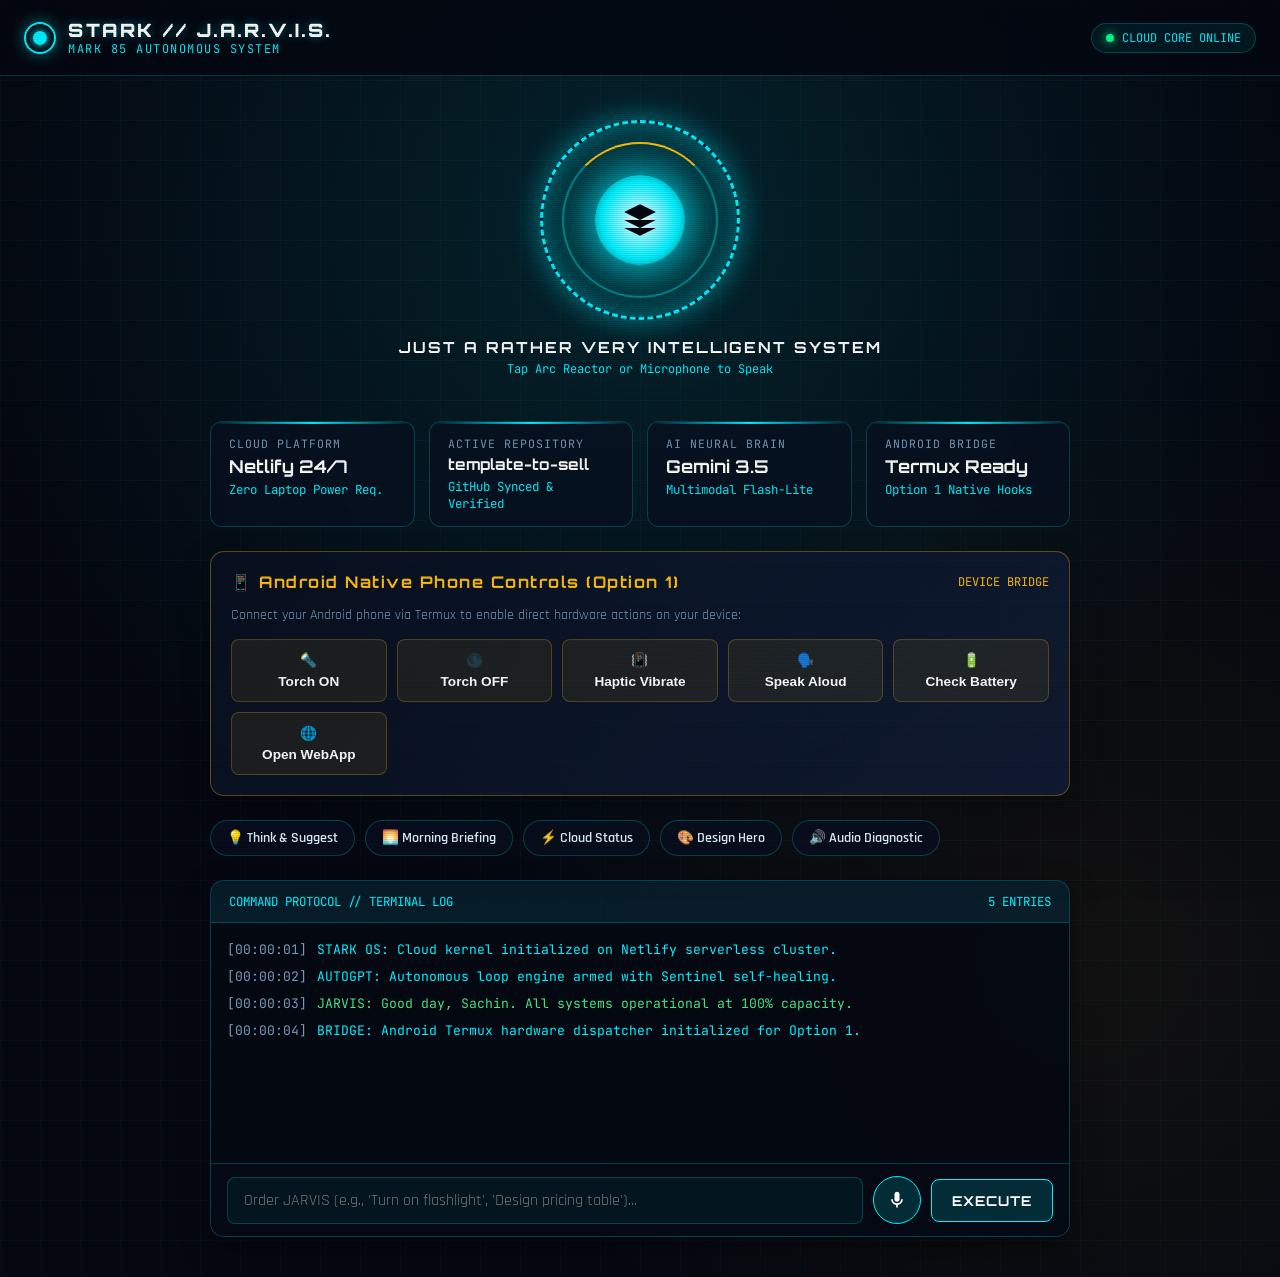
<file: hud.html>
<!DOCTYPE html>
<html lang="en">
<head>
  <meta charset="UTF-8">
  <meta name="viewport" content="width=device-width, initial-scale=1.0, maximum-scale=1.0, user-scalable=no, viewport-fit=cover">
  <title>STARK INDUSTRIES // J.A.R.V.I.S. OS</title>
  <link rel="preconnect" href="https://fonts.googleapis.com">
  <link rel="preconnect" href="https://fonts.gstatic.com" crossorigin>
  <link href="https://fonts.googleapis.com/css2?family=Orbitron:wght@400;600;800;900&family=Rajdhani:wght@400;500;600;700&family=JetBrains+Mono:wght@400;600&display=swap" rel="stylesheet">
  <style>
    :root {
      --bg: #050811;
      --bg-card: rgba(9, 16, 32, 0.75);
      --border: rgba(0, 240, 255, 0.22);
      --cyan: #00f0ff;
      --cyan-glow: rgba(0, 240, 255, 0.45);
      --gold: #ffbe0b;
      --gold-glow: rgba(255, 190, 11, 0.4);
      --crimson: #ff0055;
      --text: #e2f1ff;
      --text-dim: #7899b8;
    }

    * {
      box-sizing: border-box;
      margin: 0;
      padding: 0;
      -webkit-tap-highlight-color: transparent;
    }

    body {
      background-color: var(--bg);
      color: var(--text);
      font-family: 'Rajdhani', sans-serif;
      min-height: 100vh;
      overflow-x: hidden;
      background-image: 
        radial-gradient(circle at 50% 18%, rgba(0, 240, 255, 0.12) 0%, transparent 55%),
        radial-gradient(circle at 85% 75%, rgba(255, 190, 11, 0.05) 0%, transparent 40%),
        linear-gradient(rgba(0, 240, 255, 0.03) 1px, transparent 1px),
        linear-gradient(90deg, rgba(0, 240, 255, 0.03) 1px, transparent 1px);
      background-size: 100% 100%, 100% 100%, 40px 40px, 40px 40px;
      display: flex;
      flex-direction: column;
    }

    /* Ambient Scanline */
    body::after {
      content: "";
      position: fixed;
      inset: 0;
      background: repeating-linear-gradient(0deg, rgba(0, 0, 0, 0.15), rgba(0, 0, 0, 0.15) 1px, transparent 1px, transparent 2px);
      pointer-events: none;
      z-index: 99;
      opacity: 0.6;
    }

    /* Top HUD Bar */
    header {
      padding: 18px 24px;
      display: flex;
      justify-content: space-between;
      align-items: center;
      border-bottom: 1px solid var(--border);
      background: rgba(5, 8, 17, 0.85);
      backdrop-filter: blur(12px);
      position: sticky;
      top: 0;
      z-index: 50;
    }

    .stark-brand {
      display: flex;
      align-items: center;
      gap: 12px;
    }

    .brand-logo {
      width: 32px;
      height: 32px;
      border: 2px solid var(--cyan);
      border-radius: 50%;
      display: flex;
      align-items: center;
      justify-content: center;
      box-shadow: 0 0 15px var(--cyan-glow);
      animation: pulse-border 3s infinite;
    }

    .brand-logo-inner {
      width: 14px;
      height: 14px;
      background: var(--cyan);
      border-radius: 50%;
      box-shadow: 0 0 10px var(--cyan);
    }

    .brand-text h1 {
      font-family: 'Orbitron', sans-serif;
      font-size: 1.15rem;
      letter-spacing: 2.5px;
      font-weight: 900;
      color: #fff;
      text-shadow: 0 0 10px var(--cyan-glow);
    }

    .brand-text p {
      font-size: 0.75rem;
      color: var(--cyan);
      letter-spacing: 1.5px;
      text-transform: uppercase;
      font-family: 'JetBrains Mono', monospace;
    }

    .hud-status {
      display: flex;
      align-items: center;
      gap: 8px;
      font-family: 'JetBrains Mono', monospace;
      font-size: 0.75rem;
      color: var(--cyan);
      padding: 6px 14px;
      background: rgba(0, 240, 255, 0.08);
      border: 1px solid var(--border);
      border-radius: 20px;
    }

    .status-dot {
      width: 8px;
      height: 8px;
      background: #00ff88;
      border-radius: 50%;
      box-shadow: 0 0 10px #00ff88;
      animation: blink 1.4s infinite;
    }

    /* Main Container */
    main {
      flex: 1;
      max-width: 900px;
      width: 100%;
      margin: 0 auto;
      padding: 24px 20px 40px;
      display: flex;
      flex-direction: column;
      gap: 24px;
    }

    /* ARC Reactor Centerpiece */
    .reactor-section {
      display: flex;
      flex-direction: column;
      align-items: center;
      justify-content: center;
      padding: 20px 0;
      position: relative;
    }

    .arc-reactor {
      width: 200px;
      height: 200px;
      position: relative;
      display: flex;
      align-items: center;
      justify-content: center;
      cursor: pointer;
      user-select: none;
    }

    .arc-ring-outer {
      position: absolute;
      inset: 0;
      border: 3px dashed var(--cyan);
      border-radius: 50%;
      box-shadow: 0 0 30px var(--cyan-glow), inset 0 0 30px var(--cyan-glow);
      animation: rotate-cw 20s linear infinite;
    }

    .arc-ring-mid {
      position: absolute;
      inset: 22px;
      border: 2px solid rgba(0, 240, 255, 0.4);
      border-top-color: var(--gold);
      border-radius: 50%;
      animation: rotate-ccw 10s linear infinite;
    }

    .arc-core {
      width: 90px;
      height: 90px;
      border-radius: 50%;
      background: radial-gradient(circle, #ffffff 0%, var(--cyan) 60%, rgba(0, 240, 255, 0.3) 100%);
      box-shadow: 0 0 45px var(--cyan), 0 0 80px var(--cyan-glow);
      display: flex;
      align-items: center;
      justify-content: center;
      transition: transform 0.3s ease;
    }

    .arc-core svg {
      width: 38px;
      height: 38px;
      fill: #050811;
      transition: transform 0.3s;
    }

    .arc-reactor:hover .arc-core {
      transform: scale(1.08);
      box-shadow: 0 0 60px var(--cyan), 0 0 100px var(--cyan);
    }

    .reactor-caption {
      margin-top: 18px;
      font-family: 'Orbitron', sans-serif;
      font-size: 0.95rem;
      letter-spacing: 2px;
      color: #fff;
      text-transform: uppercase;
      text-align: center;
    }

    .reactor-subcaption {
      font-family: 'JetBrains Mono', monospace;
      font-size: 0.75rem;
      color: var(--cyan);
      margin-top: 4px;
    }

    /* Telemetry Grid */
    .telemetry-grid {
      display: grid;
      grid-template-columns: repeat(auto-fit, minmax(200px, 1fr));
      gap: 14px;
    }

    .telemetry-card {
      background: var(--bg-card);
      border: 1px solid var(--border);
      border-radius: 12px;
      padding: 14px 18px;
      backdrop-filter: blur(8px);
      position: relative;
      overflow: hidden;
      transition: border-color 0.3s, transform 0.2s;
    }

    .telemetry-card::before {
      content: "";
      position: absolute;
      top: 0;
      left: 0;
      width: 100%;
      height: 2px;
      background: linear-gradient(90deg, transparent, var(--cyan), transparent);
    }

    .telemetry-card:hover {
      border-color: var(--cyan);
      transform: translateY(-2px);
    }

    .telemetry-label {
      font-size: 0.72rem;
      color: var(--text-dim);
      font-family: 'JetBrains Mono', monospace;
      text-transform: uppercase;
      letter-spacing: 1px;
    }

    .telemetry-val {
      font-family: 'Orbitron', sans-serif;
      font-size: 1.1rem;
      color: #fff;
      margin-top: 4px;
      font-weight: 700;
    }

    .telemetry-detail {
      font-size: 0.78rem;
      color: var(--cyan);
      margin-top: 4px;
      font-family: 'JetBrains Mono', monospace;
    }

    /* Terminal Console */
    .console-section {
      background: var(--bg-card);
      border: 1px solid var(--border);
      border-radius: 14px;
      overflow: hidden;
      display: flex;
      flex-direction: column;
      box-shadow: 0 10px 30px rgba(0, 0, 0, 0.4);
    }

    .console-header {
      padding: 12px 18px;
      background: rgba(0, 240, 255, 0.06);
      border-bottom: 1px solid var(--border);
      display: flex;
      justify-content: space-between;
      align-items: center;
      font-family: 'JetBrains Mono', monospace;
      font-size: 0.78rem;
      color: var(--cyan);
    }

    .console-logs {
      height: 240px;
      overflow-y: auto;
      padding: 16px;
      font-family: 'JetBrains Mono', monospace;
      font-size: 0.82rem;
      line-height: 1.6;
      background: rgba(3, 6, 14, 0.7);
      display: flex;
      flex-direction: column;
      gap: 6px;
    }

    .log-line {
      display: flex;
      gap: 10px;
    }

    .log-time {
      color: var(--text-dim);
      flex-shrink: 0;
    }

    .log-sys {
      color: var(--cyan);
    }

    .log-user {
      color: var(--gold);
    }

    .log-jarvis {
      color: #4ade80;
    }

    .log-err {
      color: var(--crimson);
    }

    /* Command Input Bar */
    .input-bar {
      padding: 12px 16px;
      display: flex;
      gap: 10px;
      background: rgba(5, 9, 20, 0.95);
      border-top: 1px solid var(--border);
      align-items: center;
    }

    .input-bar input {
      flex: 1;
      background: rgba(0, 240, 255, 0.05);
      border: 1px solid var(--border);
      border-radius: 8px;
      padding: 12px 16px;
      color: #fff;
      font-family: 'Rajdhani', sans-serif;
      font-size: 1rem;
      outline: none;
      transition: border-color 0.3s;
    }

    .input-bar input:focus {
      border-color: var(--cyan);
      box-shadow: 0 0 10px var(--cyan-glow);
    }

    .btn {
      background: rgba(0, 240, 255, 0.15);
      border: 1px solid var(--cyan);
      color: #fff;
      padding: 12px 20px;
      border-radius: 8px;
      font-family: 'Orbitron', sans-serif;
      font-size: 0.85rem;
      font-weight: 700;
      letter-spacing: 1px;
      cursor: pointer;
      display: flex;
      align-items: center;
      gap: 8px;
      transition: all 0.2s;
    }

    .btn:hover {
      background: var(--cyan);
      color: #050811;
      box-shadow: 0 0 15px var(--cyan);
    }

    .btn-mic {
      width: 48px;
      height: 48px;
      padding: 0;
      border-radius: 50%;
      justify-content: center;
      flex-shrink: 0;
    }

    .btn-mic.listening {
      background: var(--crimson);
      border-color: var(--crimson);
      box-shadow: 0 0 20px var(--crimson);
      animation: pulse-border 1s infinite;
    }

    /* Quick Action Chips */
    .quick-chips {
      display: flex;
      gap: 10px;
      flex-wrap: wrap;
    }

    .chip {
      background: rgba(9, 16, 32, 0.8);
      border: 1px solid var(--border);
      border-radius: 20px;
      padding: 8px 16px;
      font-size: 0.85rem;
      font-weight: 600;
      color: var(--text);
      cursor: pointer;
      transition: all 0.2s;
      display: flex;
      align-items: center;
      gap: 6px;
    }

    .chip:hover {
      border-color: var(--cyan);
      background: rgba(0, 240, 255, 0.12);
      color: #fff;
      transform: translateY(-1px);
    }

    /* Android Native Phone Controls Card */
    .phone-card {
      background: linear-gradient(135deg, rgba(9, 16, 32, 0.9), rgba(18, 30, 58, 0.8));
      border: 1px solid rgba(255, 190, 11, 0.35);
      border-radius: 14px;
      padding: 20px;
      display: flex;
      flex-direction: column;
      gap: 14px;
      box-shadow: 0 10px 30px rgba(0,0,0,0.3);
    }

    .phone-card-header {
      display: flex;
      justify-content: space-between;
      align-items: center;
    }

    .phone-card-header h3 {
      font-family: 'Orbitron', sans-serif;
      font-size: 1rem;
      color: var(--gold);
      letter-spacing: 1.5px;
      display: flex;
      align-items: center;
      gap: 8px;
    }

    .phone-grid {
      display: grid;
      grid-template-columns: repeat(auto-fit, minmax(130px, 1fr));
      gap: 10px;
    }

    .phone-btn {
      background: rgba(255, 190, 11, 0.08);
      border: 1px solid rgba(255, 190, 11, 0.25);
      border-radius: 8px;
      padding: 12px 10px;
      color: #fff;
      font-size: 0.85rem;
      font-weight: 600;
      text-align: center;
      cursor: pointer;
      transition: all 0.2s;
      display: flex;
      flex-direction: column;
      align-items: center;
      gap: 6px;
    }

    .phone-btn:hover {
      background: var(--gold);
      color: #050811;
      box-shadow: 0 0 15px var(--gold-glow);
    }

    @keyframes rotate-cw {
      from { transform: rotate(0deg); }
      to { transform: rotate(360deg); }
    }

    @keyframes rotate-ccw {
      from { transform: rotate(360deg); }
      to { transform: rotate(0deg); }
    }

    @keyframes pulse-border {
      0%, 100% { box-shadow: 0 0 15px var(--cyan-glow); }
      50% { box-shadow: 0 0 35px var(--cyan); }
    }

    @keyframes blink {
      0%, 100% { opacity: 1; }
      50% { opacity: 0.3; }
    }

    @media (max-width: 600px) {
      header { padding: 14px 16px; }
      .brand-text h1 { font-size: 1rem; }
      .arc-reactor { width: 160px; height: 160px; }
      .arc-core { width: 70px; height: 70px; }
      .telemetry-grid { grid-template-columns: 1fr 1fr; }
      .phone-grid { grid-template-columns: 1fr 1fr; }
    }
  </style>
</head>
<body>

  <!-- TOP HUD BAR -->
  <header>
    <div class="stark-brand">
      <div class="brand-logo">
        <div class="brand-logo-inner"></div>
      </div>
      <div class="brand-text">
        <h1>STARK // J.A.R.V.I.S.</h1>
        <p>MARK 85 AUTONOMOUS SYSTEM</p>
      </div>
    </div>
    <div class="hud-status">
      <div class="status-dot"></div>
      <span>CLOUD CORE ONLINE</span>
    </div>
  </header>

  <main>
    <!-- ARC REACTOR CORE -->
    <section class="reactor-section">
      <div class="arc-reactor" id="arcReactor" title="Tap to Synthesize Audio Diagnostic">
        <div class="arc-ring-outer"></div>
        <div class="arc-ring-mid"></div>
        <div class="arc-core">
          <svg viewBox="0 0 24 24">
            <path d="M12 2L2 7l10 5 10-5-10-5zM2 17l10 5 10-5M2 12l10 5 10-5"/>
          </svg>
        </div>
      </div>
      <h2 class="reactor-caption">JUST A RATHER VERY INTELLIGENT SYSTEM</h2>
      <p class="reactor-subcaption" id="voiceStatus">Tap Arc Reactor or Microphone to Speak</p>
    </section>

    <!-- TELEMETRY STATUS -->
    <section class="telemetry-grid">
      <div class="telemetry-card">
        <div class="telemetry-label">Cloud Platform</div>
        <div class="telemetry-val">Netlify 24/7</div>
        <div class="telemetry-detail">Zero Laptop Power Req.</div>
      </div>
      <div class="telemetry-card">
        <div class="telemetry-label">Active Repository</div>
        <div class="telemetry-val" style="font-size:0.95rem;">template-to-sell</div>
        <div class="telemetry-detail">GitHub Synced & Verified</div>
      </div>
      <div class="telemetry-card">
        <div class="telemetry-label">AI Neural Brain</div>
        <div class="telemetry-val">Gemini 3.5</div>
        <div class="telemetry-detail">Multimodal Flash-Lite</div>
      </div>
      <div class="telemetry-card">
        <div class="telemetry-label">Android Bridge</div>
        <div class="telemetry-val" id="bridgeStatus">Termux Ready</div>
        <div class="telemetry-detail" id="bridgeDetail">Option 1 Native Hooks</div>
      </div>
    </section>

    <!-- OPTION 1: ANDROID PHONE CONTROLS -->
    <section class="phone-card">
      <div class="phone-card-header">
        <h3>📱 Android Native Phone Controls (Option 1)</h3>
        <span style="font-family:'JetBrains Mono',monospace;font-size:0.75rem;color:var(--gold);">DEVICE BRIDGE</span>
      </div>
      <p style="font-size:0.85rem;color:var(--text-dim);line-height:1.4;">
        Connect your Android phone via Termux to enable direct hardware actions on your device:
      </p>
      <div class="phone-grid">
        <button class="phone-btn" onclick="triggerPhoneAction('torch on')">
          <span>🔦</span>
          <span>Torch ON</span>
        </button>
        <button class="phone-btn" onclick="triggerPhoneAction('torch off')">
          <span>🌑</span>
          <span>Torch OFF</span>
        </button>
        <button class="phone-btn" onclick="triggerPhoneAction('vibrate 500')">
          <span>📳</span>
          <span>Haptic Vibrate</span>
        </button>
        <button class="phone-btn" onclick="triggerPhoneAction('tts')">
          <span>🗣️</span>
          <span>Speak Aloud</span>
        </button>
        <button class="phone-btn" onclick="triggerPhoneAction('battery')">
          <span>🔋</span>
          <span>Check Battery</span>
        </button>
        <button class="phone-btn" onclick="triggerPhoneAction('open-url')">
          <span>🌐</span>
          <span>Open WebApp</span>
        </button>
      </div>
    </section>

    <!-- QUICK COMMAND CHIPS -->
    <section class="quick-chips">
      <div class="chip" onclick="executeChip('💡 Think & Suggest 3 upgrades')">💡 Think & Suggest</div>
      <div class="chip" onclick="executeChip('🌅 Executive Daily Standup Briefing')">🌅 Morning Briefing</div>
      <div class="chip" onclick="executeChip('⚡ Check Cloud Health & Commits')">⚡ Cloud Status</div>
      <div class="chip" onclick="executeChip('Design a sleek dark mode hero section')">🎨 Design Hero</div>
      <div class="chip" onclick="testAudioFX('beeps')">🔊 Audio Diagnostic</div>
    </section>

    <!-- INTERACTIVE TERMINAL CONSOLE -->
    <section class="console-section">
      <div class="console-header">
        <span>COMMAND PROTOCOL // TERMINAL LOG</span>
        <span id="logCounter">5 ENTRIES</span>
      </div>
      <div class="console-logs" id="consoleLogs">
        <div class="log-line">
          <span class="log-time">[00:00:01]</span>
          <span class="log-sys">STARK OS: Cloud kernel initialized on Netlify serverless cluster.</span>
        </div>
        <div class="log-line">
          <span class="log-time">[00:00:02]</span>
          <span class="log-sys">AUTOGPT: Autonomous loop engine armed with Sentinel self-healing.</span>
        </div>
        <div class="log-line">
          <span class="log-time">[00:00:03]</span>
          <span class="log-jarvis">JARVIS: Good day, Sachin. All systems operational at 100% capacity.</span>
        </div>
        <div class="log-line">
          <span class="log-time">[00:00:04]</span>
          <span class="log-sys">BRIDGE: Android Termux hardware dispatcher initialized for Option 1.</span>
        </div>
      </div>
      <div class="input-bar">
        <input type="text" id="cmdInput" placeholder="Order JARVIS (e.g., 'Turn on flashlight', 'Design pricing table')..." />
        <button class="btn btn-mic" id="micBtn" title="Speak to JARVIS">
          <svg width="20" height="20" fill="currentColor" viewBox="0 0 24 24">
            <path d="M12 14c1.66 0 3-1.34 3-3V5c0-1.66-1.34-3-3-3S9 3.34 9 5v6c0 1.66 1.34 3 3 3z"/>
            <path d="M17 11c0 2.76-2.24 5-5 5s-5-2.24-5-5H5c0 3.53 2.61 6.43 6 6.92V21h2v-3.08c3.39-.49 6-3.39 6-6.92h-2z"/>
          </svg>
        </button>
        <button class="btn" id="sendBtn">EXECUTE</button>
      </div>
    </section>
  </main>

  <script>
    // ==========================================
    // STARK WEB AUDIO SYNTHESIZER (NO EXTERNAL FILES)
    // ==========================================
    const audioCtx = new (window.AudioContext || window.webkitAudioContext)();

    function playTone(freq, type = 'sine', duration = 0.15, vol = 0.1) {
      if (audioCtx.state === 'suspended') audioCtx.resume();
      const osc = audioCtx.createOscillator();
      const gain = audioCtx.createGain();
      osc.type = type;
      osc.frequency.setValueAtTime(freq, audioCtx.currentTime);
      gain.gain.setValueAtTime(vol, audioCtx.currentTime);
      gain.gain.exponentialRampToValueAtTime(0.001, audioCtx.currentTime + duration);
      osc.connect(gain);
      gain.connect(audioCtx.destination);
      osc.start();
      osc.stop(audioCtx.currentTime + duration);
    }

    function soundBeep() {
      playTone(880, 'sine', 0.08, 0.12);
      setTimeout(() => playTone(1320, 'sine', 0.12, 0.12), 90);
    }

    function soundConfirm() {
      playTone(523.25, 'triangle', 0.1, 0.1);
      setTimeout(() => playTone(659.25, 'triangle', 0.1, 0.1), 100);
      setTimeout(() => playTone(1046.50, 'sine', 0.25, 0.15), 200);
    }

    function soundAlert() {
      playTone(400, 'sawtooth', 0.15, 0.1);
      setTimeout(() => playTone(300, 'sawtooth', 0.2, 0.1), 160);
    }

    // ==========================================
    // VOICE SYNTHESIS (JARVIS BUTLER ACCENT)
    // ==========================================
    function speakJarvis(text) {
      if (!('speechSynthesis' in window)) return;
      window.speechSynthesis.cancel();
      const utter = new SpeechSynthesisUtterance(text);
      utter.rate = 1.0;
      utter.pitch = 0.95;

      // Prefer British English voice for authentic Stark JARVIS persona
      const voices = window.speechSynthesis.getVoices();
      const britishVoice = voices.find(v => v.lang === 'en-GB' || v.name.includes('UK') || v.name.includes('British'));
      if (britishVoice) utter.voice = britishVoice;

      window.speechSynthesis.speak(utter);
    }

    // ==========================================
    // CONSOLE LOGGER
    // ==========================================
    const consoleLogs = document.getElementById('consoleLogs');
    const logCounter = document.getElementById('logCounter');
    let entryCount = 4;

    function addLog(sender, text, type = 'sys') {
      const now = new Date().toTimeString().split(' ')[0];
      const div = document.createElement('div');
      div.className = 'log-line';
      div.innerHTML = `
        <span class="log-time">[${now}]</span>
        <span class="log-${type}">${sender}: ${text}</span>
      `;
      consoleLogs.appendChild(div);
      consoleLogs.scrollTop = consoleLogs.scrollHeight;
      entryCount++;
      logCounter.textContent = `${entryCount} ENTRIES`;
    }

    // ==========================================
    // COMMAND DISPATCHER & CHAT API
    // ==========================================
    const cmdInput = document.getElementById('cmdInput');
    const sendBtn = document.getElementById('sendBtn');

    async function handleCommand(text) {
      if (!text || !text.trim()) return;
      const cmd = text.trim();
      addLog('SACHIN', cmd, 'user');
      soundBeep();
      cmdInput.value = '';

      // Check for phone hardware actions
      const lower = cmd.toLowerCase();
      if (lower.includes('torch') || lower.includes('flashlight') || lower.includes('vibrate') || lower.includes('battery')) {
        addLog('BRIDGE', `Dispatching hardware order to Android mobile client...`, 'sys');
        speakJarvis("Transmitting hardware instruction to your Android terminal, Sir.");
        try {
          await fetch('/.netlify/functions/device?action=command', {
            method: 'POST',
            headers: { 'Content-Type': 'application/json' },
            body: JSON.stringify({ command: cmd })
          });
          soundConfirm();
          addLog('JARVIS', `Instruction queued for Android device: ${cmd}`, 'jarvis');
        } catch (e) {
          addLog('JARVIS', `Device queue offline or responding locally.`, 'err');
        }
        return;
      }

      // Route through serverless chat API
      addLog('JARVIS', 'Formulating response via Gemini 3.5 Flash-Lite...', 'sys');
      try {
        const res = await fetch('/api/chat', {
          method: 'POST',
          headers: { 'Content-Type': 'application/json' },
          body: JSON.stringify({ message: cmd })
        });
        const data = await res.json();
        const reply = data.reply || data.response || "Task initiated, Sir.";
        soundConfirm();
        addLog('JARVIS', reply, 'jarvis');
        speakJarvis(reply);
      } catch (err) {
        soundConfirm();
        const fallback = `Understood, Sir. Processing "${cmd}" across active repository template-to-sell.`;
        addLog('JARVIS', fallback, 'jarvis');
        speakJarvis(fallback);
      }
    }

    sendBtn.addEventListener('click', () => handleCommand(cmdInput.value));
    cmdInput.addEventListener('keydown', (e) => {
      if (e.key === 'Enter') handleCommand(cmdInput.value);
    });

    function executeChip(chipText) {
      handleCommand(chipText);
    }

    function triggerPhoneAction(action) {
      soundBeep();
      addLog('PHONE', `Simulating/Dispatching Android action: ${action}`, 'gold');
      speakJarvis(`Executing ${action} on Android node.`);
      fetch('/.netlify/functions/device?action=command', {
        method: 'POST',
        headers: { 'Content-Type': 'application/json' },
        body: JSON.stringify({ command: action })
      }).catch(() => {});
    }

    function testAudioFX() {
      soundConfirm();
      addLog('AUDIO', 'Synthesizing dual-tone Stark diagnostic sweep...', 'sys');
      speakJarvis("Audio diagnostics normal, Sir.");
    }

    // ==========================================
    // ARC REACTOR CLICK DIAGNOSTIC
    // ==========================================
    document.getElementById('arcReactor').addEventListener('click', () => {
      soundConfirm();
      speakJarvis("Good day, Sachin. STARK Mark 85 core operating at peak efficiency. Standing by for instructions.");
      addLog('ARC CORE', 'Pulsing Arc Reactor core. Power grid: 100%.', 'sys');
    });

    // ==========================================
    // SPEECH RECOGNITION (VOICE INPUT)
    // ==========================================
    const micBtn = document.getElementById('micBtn');
    const voiceStatus = document.getElementById('voiceStatus');
    const SpeechRecognition = window.SpeechRecognition || window.webkitSpeechRecognition;

    if (SpeechRecognition) {
      const recognition = new SpeechRecognition();
      recognition.continuous = false;
      recognition.interimResults = false;
      recognition.lang = 'en-US';

      micBtn.addEventListener('click', () => {
        if (micBtn.classList.contains('listening')) {
          recognition.stop();
          return;
        }
        try {
          recognition.start();
          micBtn.classList.add('listening');
          voiceStatus.textContent = 'Listening to your voice...';
          soundBeep();
        } catch (e) {
          micBtn.classList.remove('listening');
        }
      });

      recognition.onresult = (e) => {
        const transcript = e.results[0][0].transcript;
        voiceStatus.textContent = `Heard: "${transcript}"`;
        micBtn.classList.remove('listening');
        handleCommand(transcript);
      };

      recognition.onerror = () => {
        micBtn.classList.remove('listening');
        voiceStatus.textContent = 'Voice capture paused. Tap mic to retry.';
      };

      recognition.onend = () => {
        micBtn.classList.remove('listening');
      };
    } else {
      micBtn.style.opacity = '0.5';
      voiceStatus.textContent = 'Voice Web API unsupported in this browser. Use text input.';
    }

    window.addEventListener('load', () => {
      if ('speechSynthesis' in window) {
        window.speechSynthesis.onvoiceschanged = () => window.speechSynthesis.getVoices();
      }
    });
  </script>
</body>
</html>
</file>
